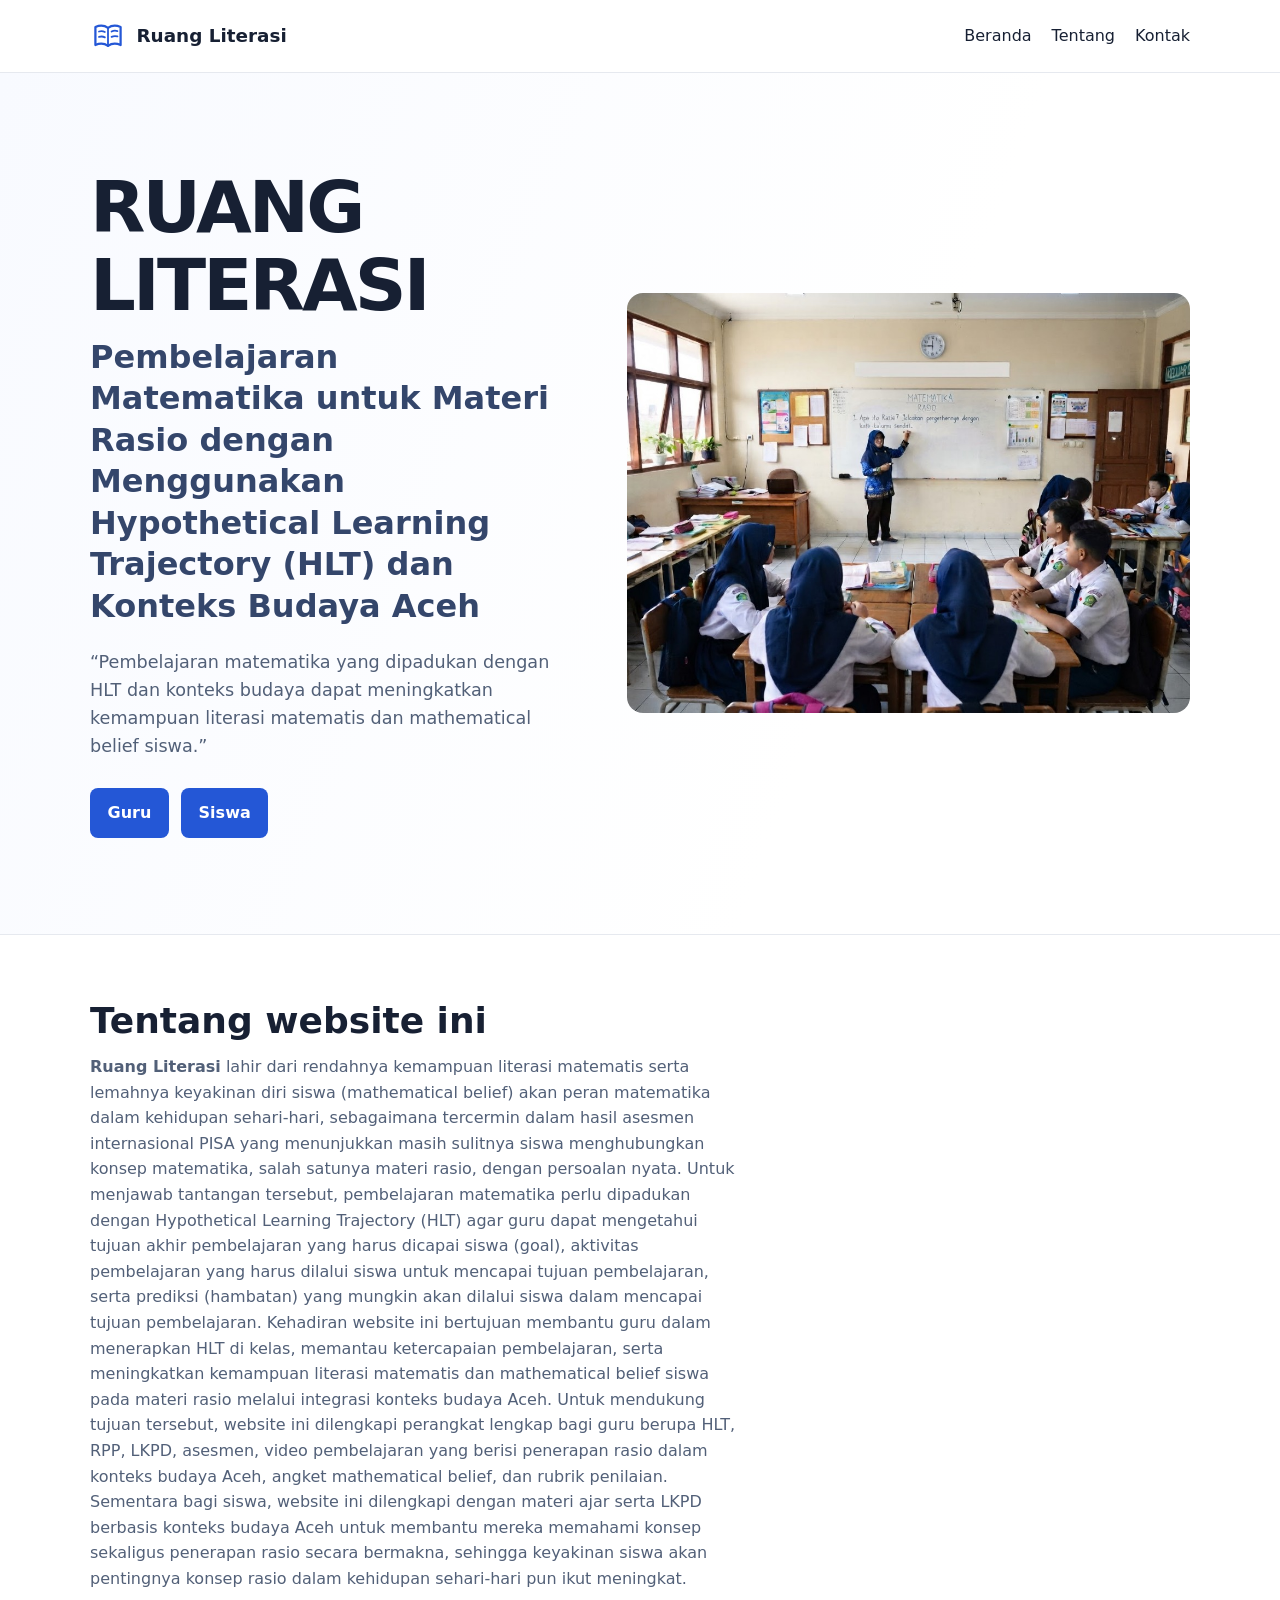
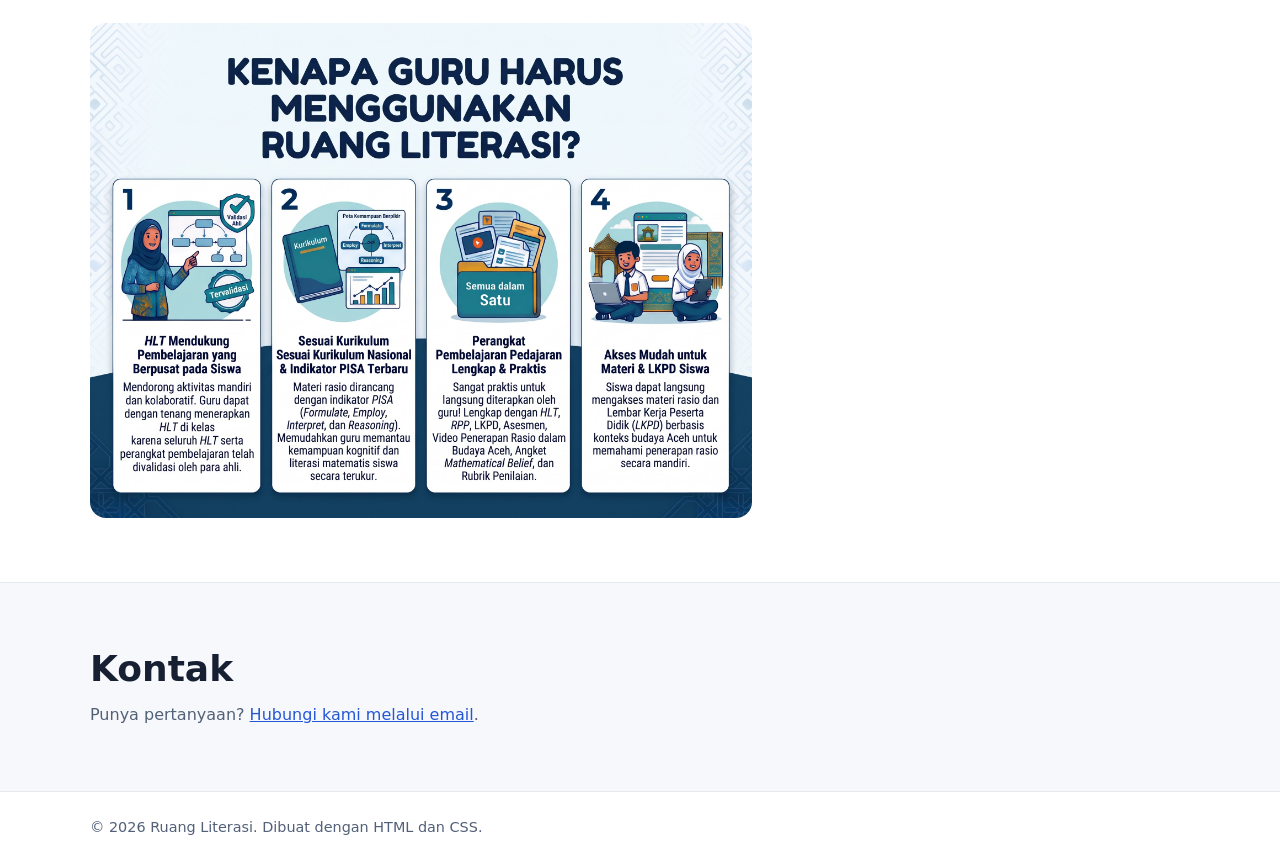
<file: index.html>
<!doctype html>
<html lang="id">
  <head>
    <meta charset="utf-8" />
    <meta name="viewport" content="width=device-width, initial-scale=1" />
    <meta
      name="description"
      content="Kerangka awal website yang sederhana dan responsif."
    />
    <title>Ruang Literasi</title>
    <link rel="stylesheet" href="styles.css" />
  </head>
  <body>
    <a class="skip-link" href="#konten">Lewati ke konten utama</a>

    <header class="site-header">
      <div class="container header-content">
        <a class="brand" href="#beranda" aria-label="Ruang Literasi, beranda">
          <svg
            class="brand-logo"
            viewBox="0 0 40 40"
            aria-hidden="true"
          >
            <path
              d="M20 11c-4.2-3-9-3.1-14-1v20c5-2.1 9.8-2 14 1 4.2-3 9-3.1 14-1V10c-5-2.1-9.8-2-14 1Z"
              fill="none"
              stroke="currentColor"
              stroke-linecap="round"
              stroke-linejoin="round"
              stroke-width="2.5"
            />
            <path
              d="M20 11v20M10 15c2.4-.7 4.6-.5 6.5.5M24 15c1.9-1 4.1-1.2 6.5-.5M10 21c2.4-.7 4.6-.5 6.5.5M24 21c1.9-1 4.1-1.2 6.5-.5"
              fill="none"
              stroke="currentColor"
              stroke-linecap="round"
              stroke-width="2"
            />
          </svg>
          <span>Ruang Literasi</span>
        </a>

        <nav aria-label="Navigasi utama">
          <ul class="nav-list">
            <li><a href="#beranda">Beranda</a></li>
            <li><a href="#tentang">Tentang</a></li>
            <li><a href="#kontak">Kontak</a></li>
          </ul>
        </nav>
      </div>
    </header>

    <main id="konten">
      <section class="hero" id="beranda" aria-labelledby="hero-title">
        <div class="container hero-layout">
          <div class="hero-copy">
            <h1 id="hero-title">RUANG LITERASI</h1>
            <h2 class="hero-subtitle">
              Pembelajaran Matematika untuk Materi Rasio dengan Menggunakan
              <em>Hypothetical Learning Trajectory</em> (HLT) dan Konteks Budaya Aceh
            </h2>
            <p class="hero-description">
              “Pembelajaran matematika yang dipadukan dengan HLT dan konteks budaya dapat meningkatkan kemampuan
              literasi matematis dan <em>mathematical belief</em> siswa.”
            </p>
            <div class="hero-actions">
              <a class="button" href="home-guru.html" target="_blank" rel="noopener">Guru</a>
              <a class="button" href="home-siswa.html" target="_blank" rel="noopener">Siswa</a>
            </div>
          </div>

          <div class="hero-art">
            <img
              class="learning-illustration"
              src="assets/gambar-guru-smp-dan-siswa.jpeg"
              alt="Guru mengajar matematika di depan kelas"
            />
          </div>
        </div>
      </section>

      <section class="content-section" id="tentang" aria-labelledby="about-title">
        <div class="container about-layout">
          <div class="about-copy">
            <h2 id="about-title">Tentang website ini</h2>
            <p>
              <strong>Ruang Literasi</strong> lahir dari rendahnya kemampuan literasi matematis serta lemahnya keyakinan diri siswa
              (<em>mathematical belief</em>) akan peran matematika dalam kehidupan sehari-hari, sebagaimana tercermin dalam
              hasil asesmen internasional PISA yang menunjukkan masih sulitnya siswa menghubungkan konsep matematika,
              salah satunya materi rasio, dengan persoalan nyata. Untuk menjawab tantangan tersebut, pembelajaran
              matematika perlu dipadukan dengan <em>Hypothetical Learning Trajectory</em> (HLT) agar guru dapat mengetahui
              tujuan akhir pembelajaran yang harus dicapai siswa (<em>goal</em>), aktivitas pembelajaran yang harus dilalui
              siswa untuk mencapai tujuan pembelajaran, serta prediksi (hambatan) yang mungkin akan dilalui siswa dalam
              mencapai tujuan pembelajaran. Kehadiran website ini bertujuan membantu guru dalam menerapkan HLT di kelas,
              memantau ketercapaian pembelajaran, serta meningkatkan kemampuan literasi matematis dan
              <em>mathematical belief</em> siswa pada materi rasio melalui integrasi konteks budaya Aceh. Untuk mendukung
              tujuan tersebut, website ini dilengkapi perangkat lengkap bagi guru berupa HLT, RPP, LKPD, asesmen, video
              pembelajaran yang berisi penerapan rasio dalam konteks budaya Aceh, angket <em>mathematical belief</em>, dan
              rubrik penilaian. Sementara bagi siswa, website ini dilengkapi dengan materi ajar serta LKPD berbasis konteks
              budaya Aceh untuk membantu mereka memahami konsep sekaligus penerapan rasio secara bermakna, sehingga keyakinan
              siswa akan pentingnya konsep rasio dalam kehidupan sehari-hari pun ikut meningkat.
            </p>
          </div>
          <figure class="about-art">
            <img
              src="assets/kenapa-guru-menggunakan-ruang-literasi.jpg"
              alt="Kenapa guru harus menggunakan Ruang Literasi"
              width="2400"
              height="1792"
              loading="lazy"
            >
          </figure>
        </div>
      </section>

      <section
        class="content-section contact-section"
        id="kontak"
        aria-labelledby="contact-title"
      >
        <div class="container">
          <h2 id="contact-title">Kontak</h2>
          <p>
            Punya pertanyaan?
            <a href="mailto:halo@contoh.com">Hubungi kami melalui email</a>.
          </p>
        </div>
      </section>
    </main>

    <footer class="site-footer">
      <div class="container">
        <p>
          &copy; 2026 Ruang Literasi. Dibuat dengan HTML dan CSS.
        </p>
      </div>
    </footer>
  </body>
</html>
</file>
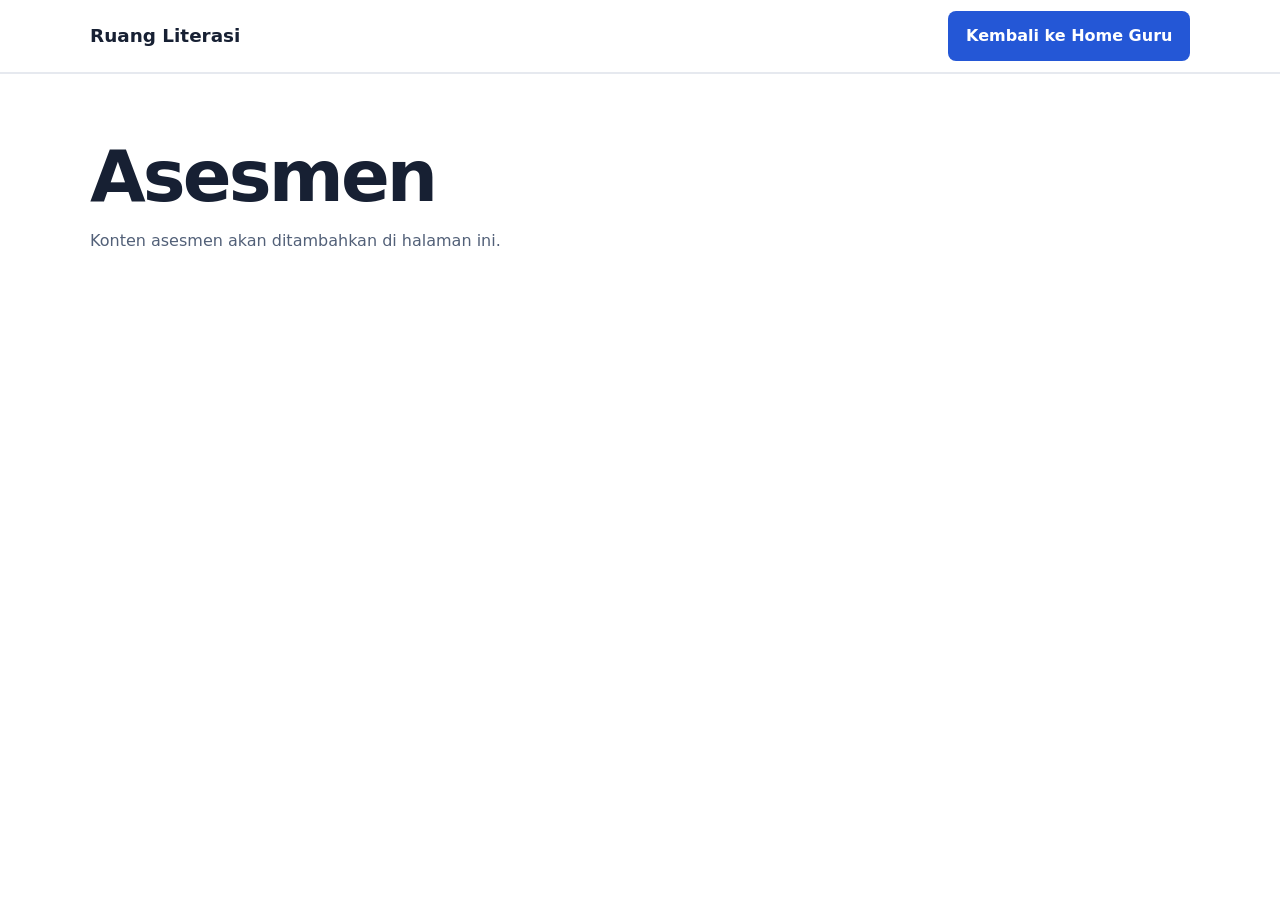
<file: asesmen.html>
<!doctype html>
<html lang="id">
  <head>
    <meta charset="utf-8" />
    <meta name="viewport" content="width=device-width, initial-scale=1" />
    <title>Asesmen | Ruang Literasi</title>
    <link rel="stylesheet" href="styles.css" />
  </head>
  <body>
    <header class="site-header">
      <div class="container header-content home-header-content">
        <a class="brand" href="home-guru.html">Ruang Literasi</a>
        <a class="button" href="home-guru.html">Kembali ke Home Guru</a>
      </div>
    </header>
    <main class="content-section">
      <div class="container">
        <h1>Asesmen</h1>
        <p>Konten asesmen akan ditambahkan di halaman ini.</p>
      </div>
    </main>
  </body>
</html>
</file>
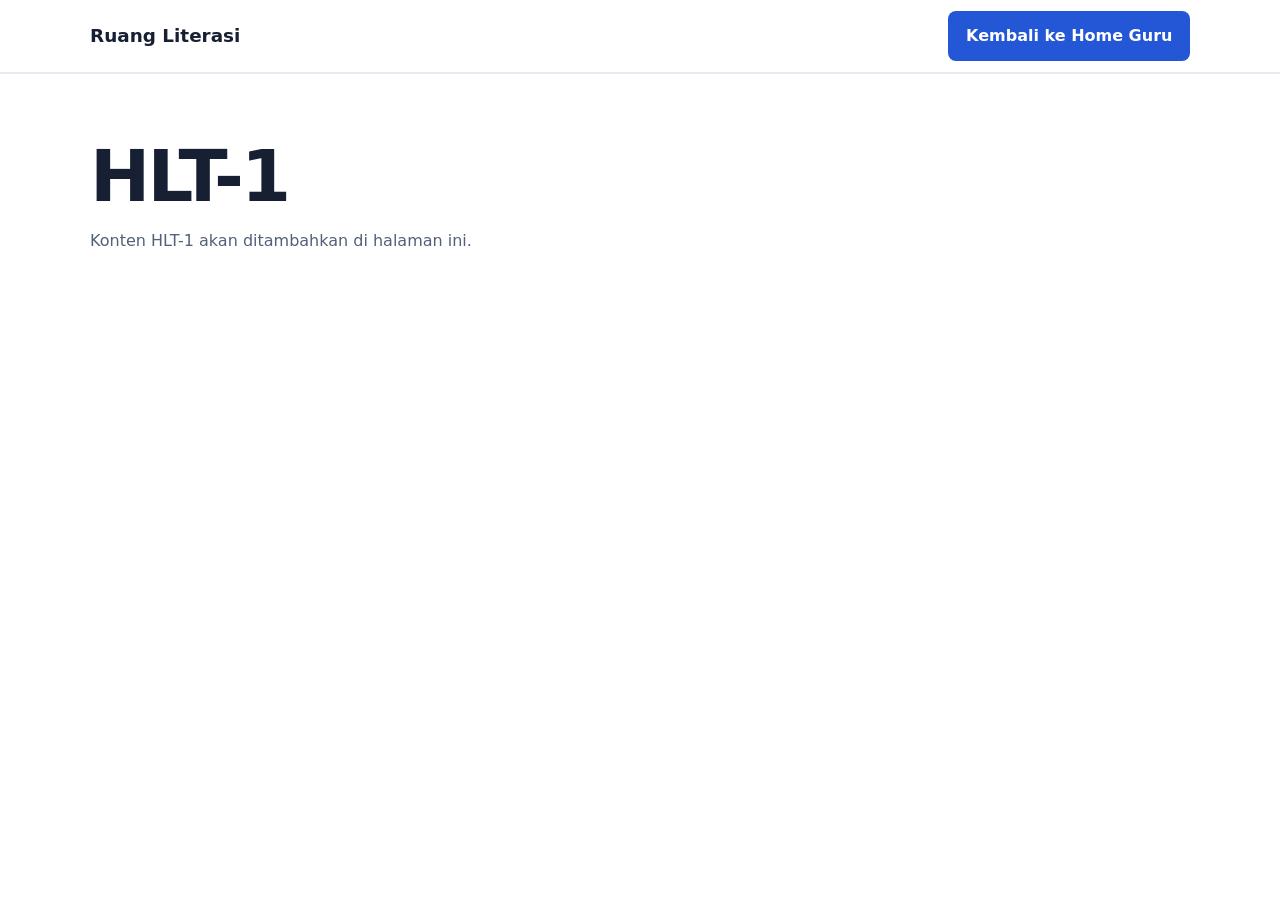
<file: hlt-1.html>
<!doctype html>
<html lang="id">
  <head>
    <meta charset="utf-8" />
    <meta name="viewport" content="width=device-width, initial-scale=1" />
    <title>HLT-1 | Ruang Literasi</title>
    <link rel="stylesheet" href="styles.css" />
  </head>
  <body>
    <header class="site-header">
      <div class="container header-content home-header-content">
        <a class="brand" href="home-guru.html">Ruang Literasi</a>
        <a class="button" href="home-guru.html">Kembali ke Home Guru</a>
      </div>
    </header>
    <main class="content-section">
      <div class="container">
        <h1>HLT-1</h1>
        <p>Konten HLT-1 akan ditambahkan di halaman ini.</p>
      </div>
    </main>
  </body>
</html>
</file>
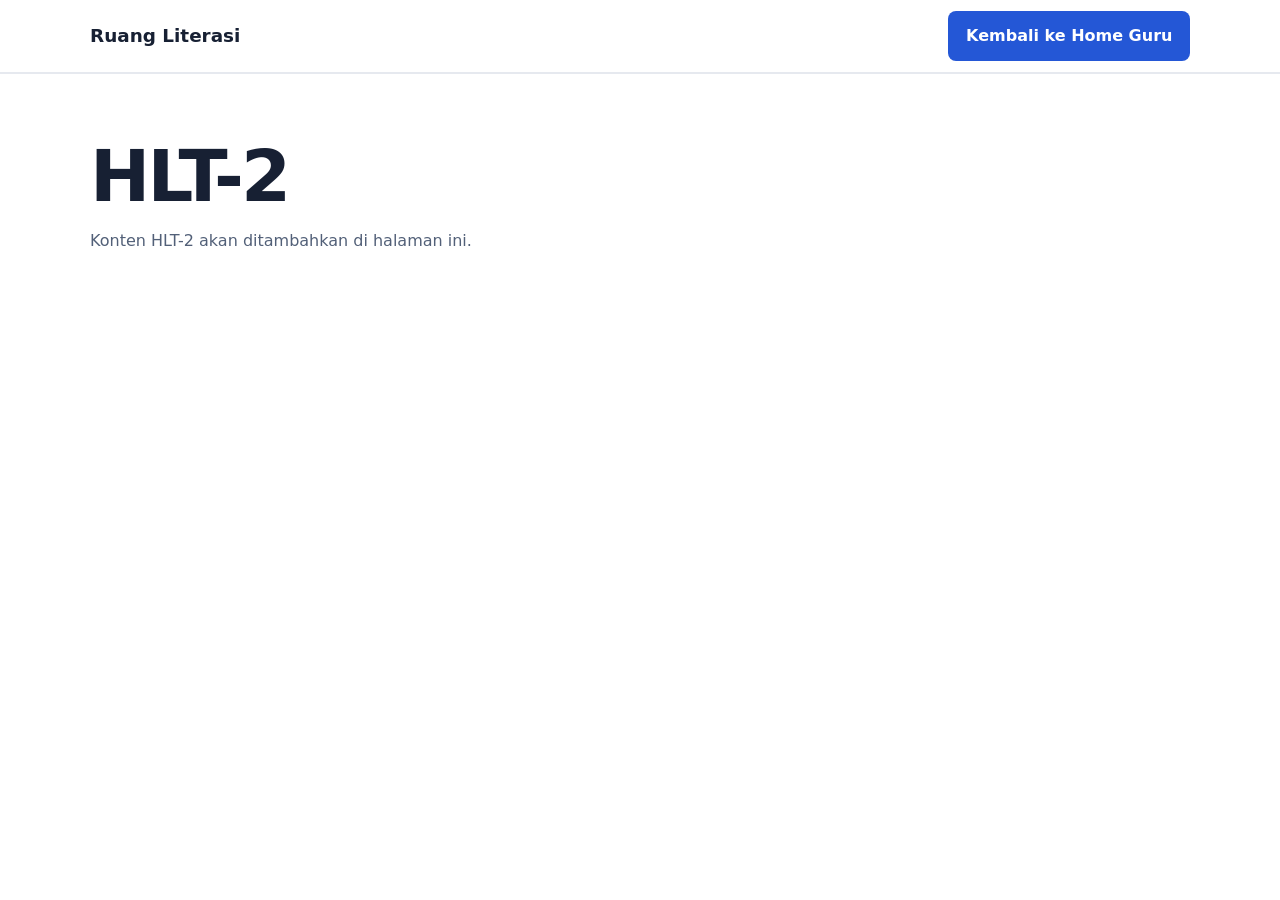
<file: hlt-2.html>
<!doctype html>
<html lang="id">
  <head>
    <meta charset="utf-8" />
    <meta name="viewport" content="width=device-width, initial-scale=1" />
    <title>HLT-2 | Ruang Literasi</title>
    <link rel="stylesheet" href="styles.css" />
  </head>
  <body>
    <header class="site-header">
      <div class="container header-content home-header-content">
        <a class="brand" href="home-guru.html">Ruang Literasi</a>
        <a class="button" href="home-guru.html">Kembali ke Home Guru</a>
      </div>
    </header>
    <main class="content-section">
      <div class="container">
        <h1>HLT-2</h1>
        <p>Konten HLT-2 akan ditambahkan di halaman ini.</p>
      </div>
    </main>
  </body>
</html>
</file>
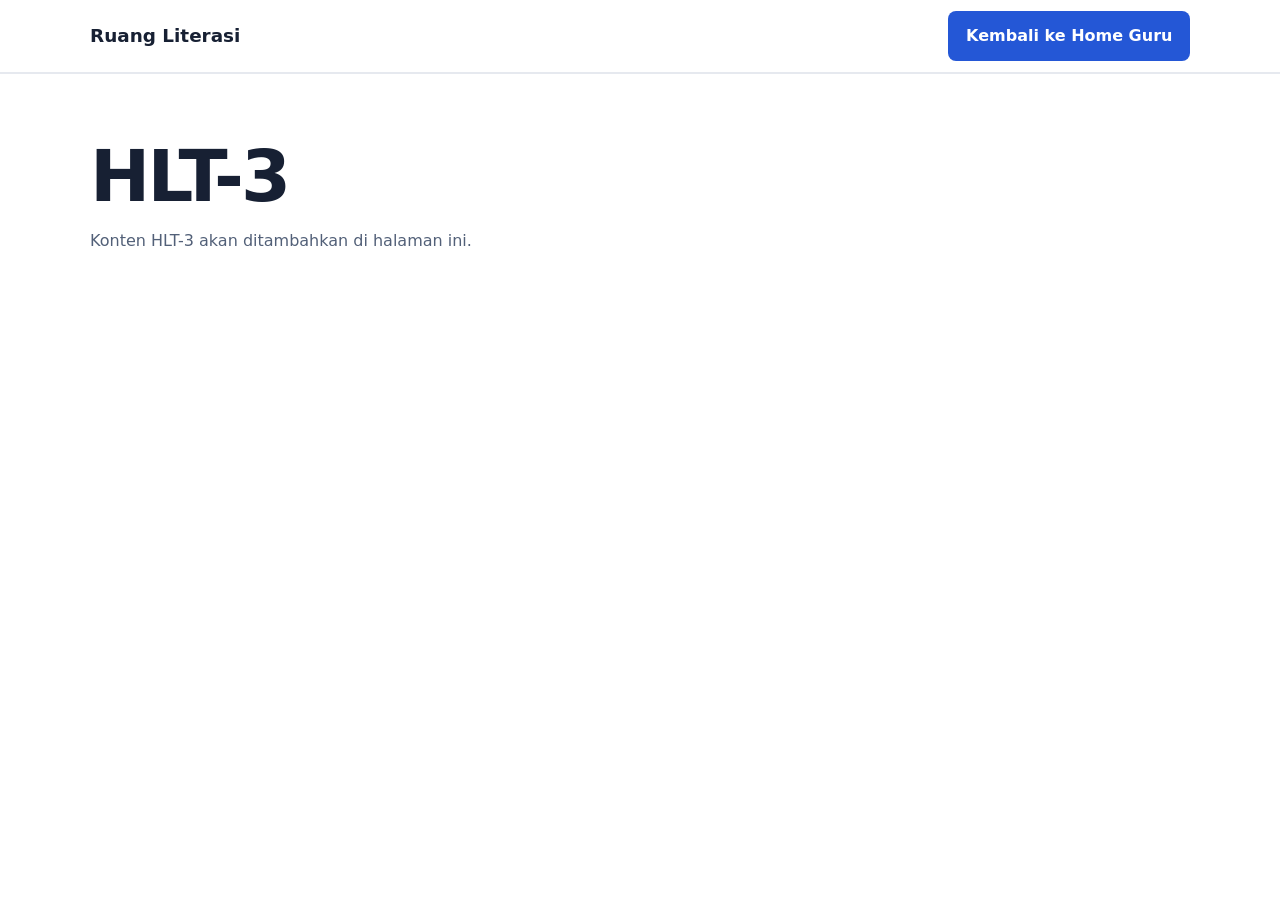
<file: hlt-3.html>
<!doctype html>
<html lang="id">
  <head>
    <meta charset="utf-8" />
    <meta name="viewport" content="width=device-width, initial-scale=1" />
    <title>HLT-3 | Ruang Literasi</title>
    <link rel="stylesheet" href="styles.css" />
  </head>
  <body>
    <header class="site-header">
      <div class="container header-content home-header-content">
        <a class="brand" href="home-guru.html">Ruang Literasi</a>
        <a class="button" href="home-guru.html">Kembali ke Home Guru</a>
      </div>
    </header>
    <main class="content-section">
      <div class="container">
        <h1>HLT-3</h1>
        <p>Konten HLT-3 akan ditambahkan di halaman ini.</p>
      </div>
    </main>
  </body>
</html>
</file>
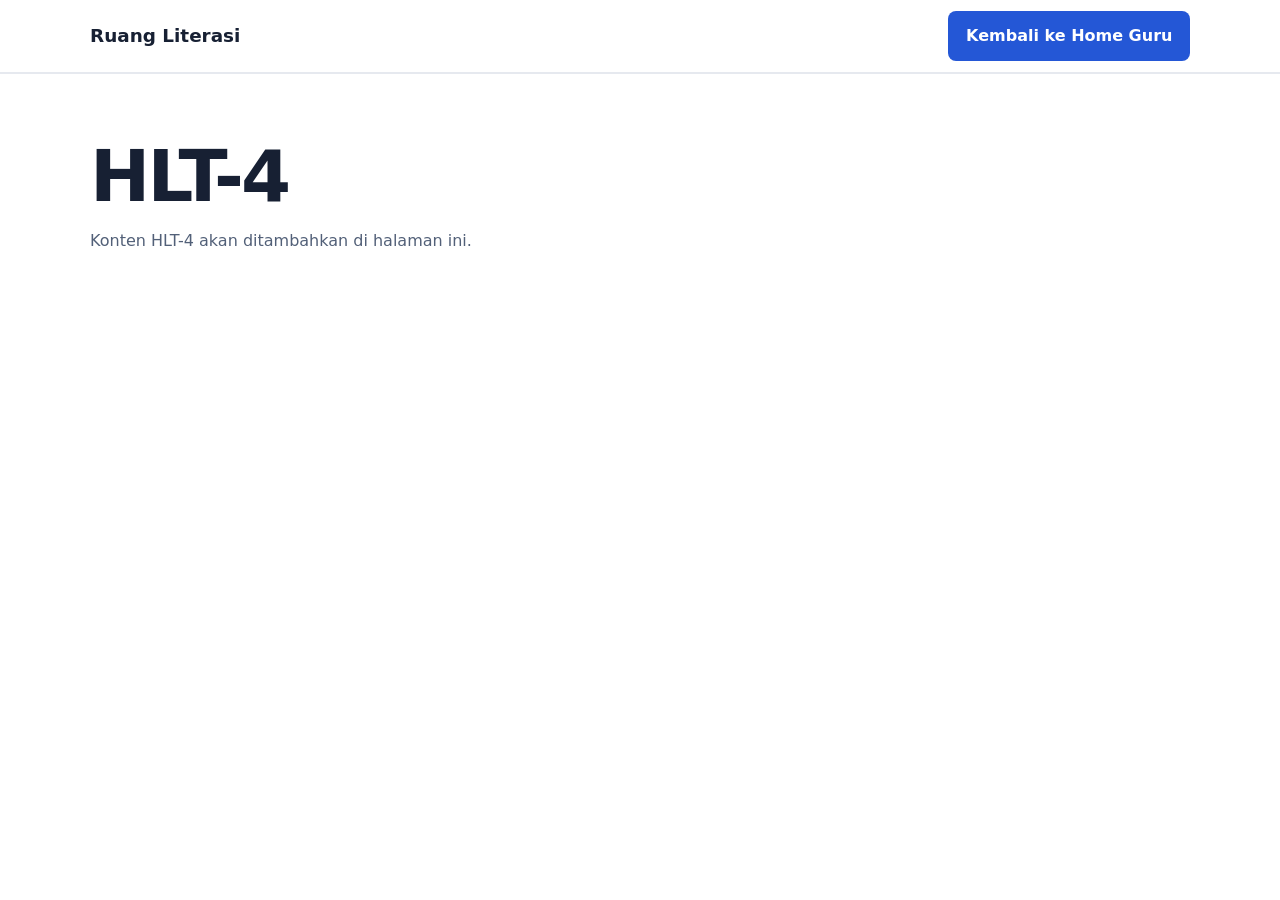
<file: hlt-4.html>
<!doctype html>
<html lang="id">
  <head>
    <meta charset="utf-8" />
    <meta name="viewport" content="width=device-width, initial-scale=1" />
    <title>HLT-4 | Ruang Literasi</title>
    <link rel="stylesheet" href="styles.css" />
  </head>
  <body>
    <header class="site-header">
      <div class="container header-content home-header-content">
        <a class="brand" href="home-guru.html">Ruang Literasi</a>
        <a class="button" href="home-guru.html">Kembali ke Home Guru</a>
      </div>
    </header>
    <main class="content-section">
      <div class="container">
        <h1>HLT-4</h1>
        <p>Konten HLT-4 akan ditambahkan di halaman ini.</p>
      </div>
    </main>
  </body>
</html>
</file>
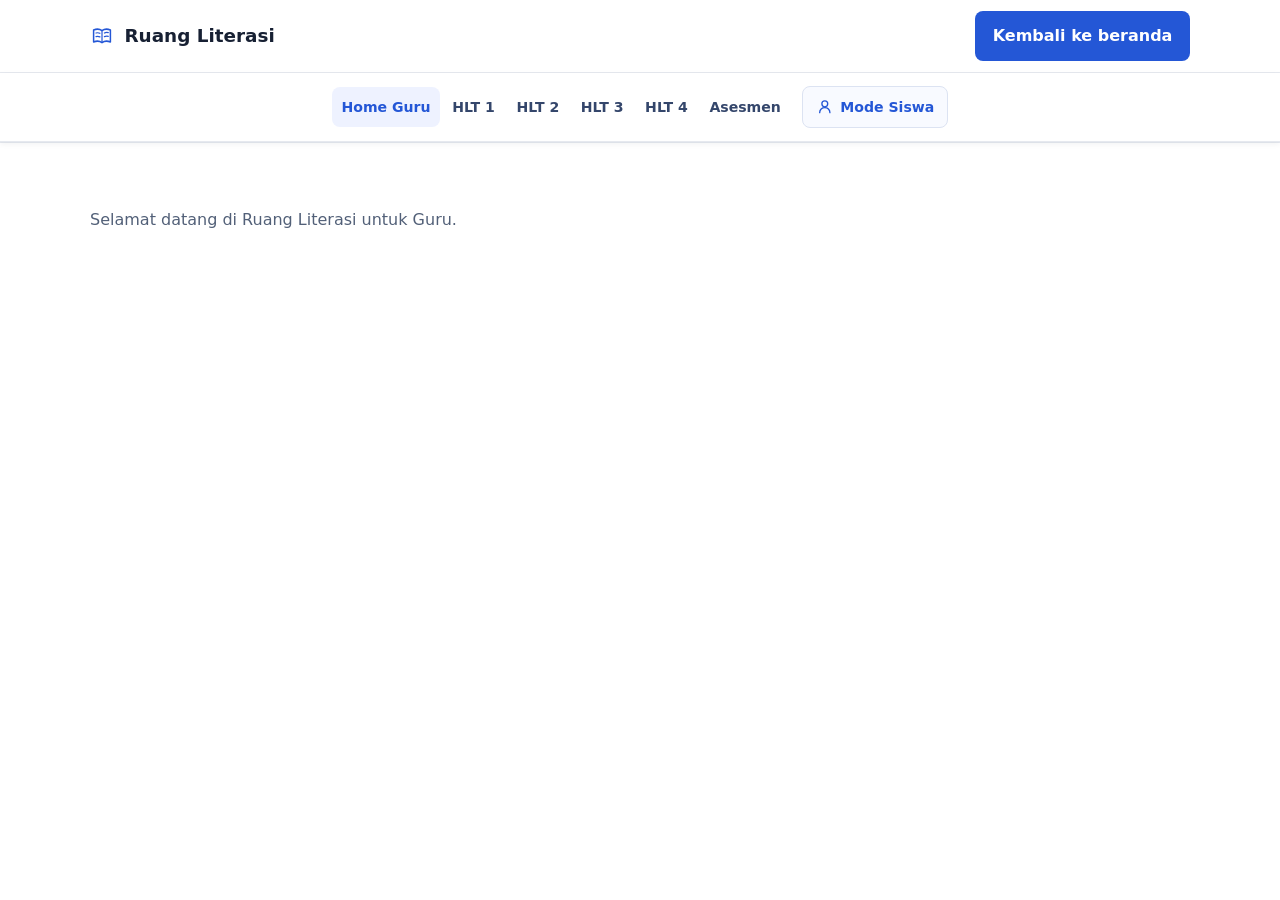
<file: home-guru.html>
<!doctype html>
<html lang="id">
  <head>
    <meta charset="utf-8" />
    <meta name="viewport" content="width=device-width, initial-scale=1" />
    <title>Home Guru | Ruang Literasi</title>
    <link rel="stylesheet" href="styles.css" />
  </head>
  <body>
    <a class="skip-link" href="#konten">Lewati ke konten utama</a>
    <header class="site-header">
      <div class="container header-content home-header-content">
        <a class="brand" href="index.html" aria-label="Ruang Literasi, beranda">
          <svg
            class="brand-logo"
            viewBox="0 0 40 40"
            aria-hidden="true"
          >
            <path
              d="M20 11c-4.2-3-9-3.1-14-1v20c5-2.1 9.8-2 14 1 4.2-3 9-3.1 14-1V10c-5-2.1-9.8-2-14 1Z"
              fill="none"
              stroke="currentColor"
              stroke-linecap="round"
              stroke-linejoin="round"
              stroke-width="2.5"
            />
            <path
              d="M20 11v20M10 15c2.4-.7 4.6-.5 6.5.5M24 15c1.9-1 4.1-1.2 6.5-.5M10 21c2.4-.7 4.6-.5 6.5.5M24 21c1.9-1 4.1-1.2 6.5-.5"
              fill="none"
              stroke="currentColor"
              stroke-linecap="round"
              stroke-width="2"
            />
          </svg>
          <span>Ruang Literasi</span>
        </a>
        <a class="button" href="index.html">Kembali ke beranda</a>
      </div>
    </header>
    <nav class="teacher-nav" aria-label="Navigasi guru">
      <div class="container teacher-nav__inner">
        <div class="teacher-nav__menu teacher-nav__menu--centered" id="teacher-nav-menu">
          <ul class="teacher-nav__links">
            <li><a class="teacher-nav__link is-active" href="home-guru.html" aria-current="page">Home Guru</a></li>
            <li><a class="teacher-nav__link" href="hlt-1.html">HLT 1</a></li>
            <li><a class="teacher-nav__link" href="hlt-2.html">HLT 2</a></li>
            <li><a class="teacher-nav__link" href="hlt-3.html">HLT 3</a></li>
            <li><a class="teacher-nav__link" href="hlt-4.html">HLT 4</a></li>
            <li><a class="teacher-nav__link" href="asesmen.html">Asesmen</a></li>
          </ul>
          <a class="teacher-nav__student-link" href="home-siswa.html">
            <svg viewBox="0 0 24 24" aria-hidden="true">
              <path d="M12 12a4 4 0 1 0 0-8 4 4 0 0 0 0 8Zm-7 8a7 7 0 0 1 14 0" fill="none" stroke="currentColor" stroke-linecap="round" stroke-width="1.8" />
            </svg>
            Mode Siswa
          </a>
        </div>

        <button
          class="teacher-nav__toggle"
          type="button"
          aria-label="Buka menu navigasi"
          aria-expanded="false"
          aria-controls="teacher-nav-menu"
        >
          <span></span>
          <span></span>
          <span></span>
        </button>
      </div>
    </nav>
    <main id="konten" class="content-section">
      <div class="container">
        <p>Selamat datang di Ruang Literasi untuk Guru.</p>
      </div>
    </main>
    <script>
      const navToggle = document.querySelector(".teacher-nav__toggle");
      const navMenu = document.querySelector("#teacher-nav-menu");

      function setNavMenuOpen(isOpen) {
        navToggle.setAttribute("aria-expanded", String(isOpen));
        navToggle.setAttribute(
          "aria-label",
          isOpen ? "Tutup menu navigasi" : "Buka menu navigasi"
        );
        navMenu.classList.toggle("is-open", isOpen);
      }

      navToggle.addEventListener("click", () => {
        const isOpen = navToggle.getAttribute("aria-expanded") === "true";
        setNavMenuOpen(!isOpen);
      });

      navMenu.addEventListener("click", (event) => {
        if (event.target.closest("a")) {
          setNavMenuOpen(false);
        }
      });

      document.addEventListener("click", (event) => {
        if (!event.target.closest(".teacher-nav")) {
          setNavMenuOpen(false);
        }
      });

      document.addEventListener("keydown", (event) => {
        if (
          event.key === "Escape" &&
          navToggle.getAttribute("aria-expanded") === "true"
        ) {
          setNavMenuOpen(false);
          navToggle.focus();
        }
      });
    </script>
  </body>
</html>
</file>
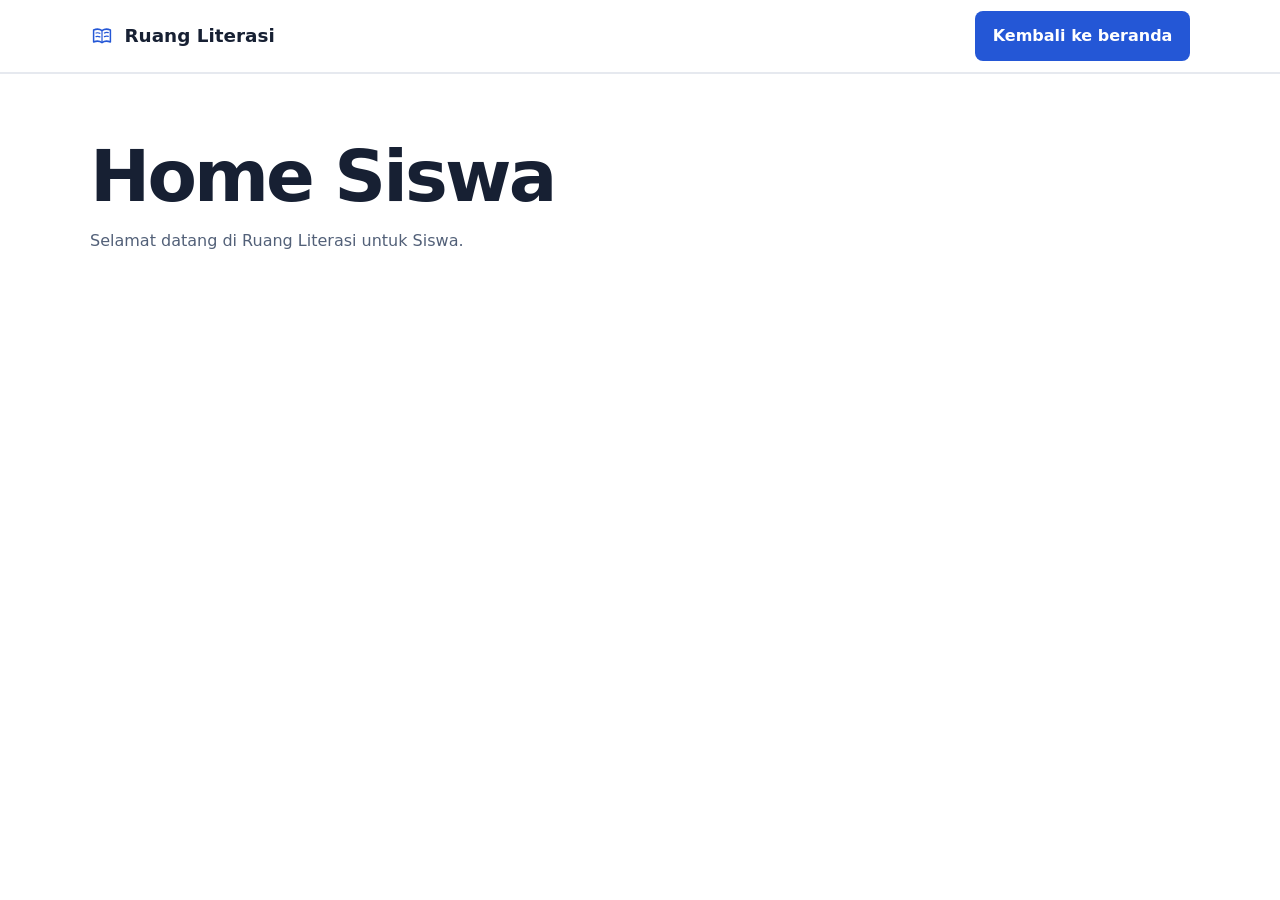
<file: home-siswa.html>
<!doctype html>
<html lang="id">
  <head>
    <meta charset="utf-8" />
    <meta name="viewport" content="width=device-width, initial-scale=1" />
    <title>Home Siswa | Ruang Literasi</title>
    <link rel="stylesheet" href="styles.css" />
  </head>
  <body>
    <a class="skip-link" href="#konten">Lewati ke konten utama</a>
    <header class="site-header">
      <div class="container header-content home-header-content">
        <a class="brand" href="index.html" aria-label="Ruang Literasi, beranda">
          <svg
            class="brand-logo"
            viewBox="0 0 40 40"
            aria-hidden="true"
          >
            <path
              d="M20 11c-4.2-3-9-3.1-14-1v20c5-2.1 9.8-2 14 1 4.2-3 9-3.1 14-1V10c-5-2.1-9.8-2-14 1Z"
              fill="none"
              stroke="currentColor"
              stroke-linecap="round"
              stroke-linejoin="round"
              stroke-width="2.5"
            />
            <path
              d="M20 11v20M10 15c2.4-.7 4.6-.5 6.5.5M24 15c1.9-1 4.1-1.2 6.5-.5M10 21c2.4-.7 4.6-.5 6.5.5M24 21c1.9-1 4.1-1.2 6.5-.5"
              fill="none"
              stroke="currentColor"
              stroke-linecap="round"
              stroke-width="2"
            />
          </svg>
          <span>Ruang Literasi</span>
        </a>
        <a class="button" href="index.html">Kembali ke beranda</a>
      </div>
    </header>
    <main id="konten" class="content-section">
      <div class="container">
        <h1>Home Siswa</h1>
        <p>Selamat datang di Ruang Literasi untuk Siswa.</p>
      </div>
    </main>
  </body>
</html>
</file>
<file: styles.css>
:root {
  color-scheme: light;
  font-family: system-ui, -apple-system, BlinkMacSystemFont, "Segoe UI", sans-serif;
  color: #172033;
  background: #ffffff;
  font-synthesis: none;
  text-rendering: optimizeLegibility;
  -webkit-font-smoothing: antialiased;
  -moz-osx-font-smoothing: grayscale;
  scroll-behavior: smooth;
}

* {
  box-sizing: border-box;
}

body {
  min-width: 320px;
  min-height: 100vh;
  margin: 0;
  line-height: 1.6;
}

a {
  color: #2457d6;
}

a:focus-visible {
  outline: 3px solid #f4a62a;
  outline-offset: 3px;
}

.container {
  width: min(100% - 2rem, 1100px);
  margin-inline: auto;
}

.skip-link {
  position: absolute;
  top: 0.75rem;
  left: 0.75rem;
  z-index: 1;
  padding: 0.6rem 0.9rem;
  transform: translateY(-160%);
  border-radius: 0.4rem;
  background: #ffffff;
  color: #172033;
}

.skip-link:focus {
  transform: translateY(0);
}

.site-header {
  border-bottom: 1px solid #e6e9ef;
}

.header-content {
  display: flex;
  min-height: 4.5rem;
  align-items: center;
  justify-content: space-between;
  gap: 1.5rem;
}

.home-header-content {
  flex-direction: row;
  gap: 0.75rem;
}

.home-header-content .brand-logo {
  width: 1.5rem;
  height: 1.5rem;
}

.teacher-nav {
  position: sticky;
  top: 0;
  z-index: 50;
  width: 100%;
  border-bottom: 1px solid #e6e9ef;
  background: #ffffff;
  box-shadow: 0 2px 6px rgb(23 32 51 / 6%);
}

.teacher-nav__inner {
  position: relative;
  display: flex;
  min-height: 4.25rem;
  align-items: center;
  justify-content: space-between;
  gap: 1rem;
}

.teacher-nav__identity {
  display: inline-flex;
  flex: none;
  align-items: center;
  gap: 0.55rem;
  color: inherit;
  text-decoration: none;
  white-space: nowrap;
}

.teacher-nav__logo {
  width: 1.5rem;
  height: 1.5rem;
  flex: none;
  color: #2457d6;
}

.teacher-nav__brand {
  font-size: 1rem;
  font-weight: 700;
}

.teacher-nav__badge {
  padding: 0.2rem 0.5rem;
  border-radius: 999px;
  background: #eef2ff;
  color: #2457d6;
  font-size: 0.72rem;
  font-weight: 700;
}

.teacher-nav__menu {
  display: flex;
  flex: 1;
  align-items: center;
  justify-content: center;
  gap: 0.75rem;
}

.teacher-nav__menu--centered {
  width: 100%;
  justify-content: center;
}

.teacher-nav__links {
  display: flex;
  align-items: center;
  gap: 0.15rem;
  margin: 0;
  padding: 0;
  list-style-type: none;
}

.teacher-nav__link {
  display: block;
  padding: 0.55rem 0.6rem;
  border-radius: 0.5rem;
  color: #34466b;
  font-size: 0.88rem;
  font-weight: 600;
  text-decoration: none;
  white-space: nowrap;
  transition: background-color 160ms ease, color 160ms ease;
}

.teacher-nav__link:hover {
  background: #f3f6fc;
  color: #2457d6;
}

.teacher-nav__link.is-active {
  background: #eef2ff;
  color: #2457d6;
}

.teacher-nav__student-link {
  display: inline-flex;
  flex: none;
  align-items: center;
  justify-content: center;
  gap: 0.4rem;
  padding: 0.55rem 0.8rem;
  border: 1px solid #dce3f2;
  border-radius: 0.5rem;
  background: #f8faff;
  color: #2457d6;
  font-size: 0.88rem;
  font-weight: 600;
  text-decoration: none;
  white-space: nowrap;
  transition: background-color 160ms ease, border-color 160ms ease;
}

.teacher-nav__student-link:hover {
  border-color: #b8c5e3;
  background: #eef2ff;
}

.teacher-nav__student-link svg {
  width: 1.1rem;
  height: 1.1rem;
}

.teacher-nav__toggle {
  display: none;
  width: 2.75rem;
  height: 2.75rem;
  flex: none;
  flex-direction: column;
  align-items: center;
  justify-content: center;
  gap: 0.3rem;
  border: 1px solid #dce3f2;
  border-radius: 0.5rem;
  background: #ffffff;
  color: #2457d6;
  cursor: pointer;
}

.teacher-nav__toggle span {
  width: 1.2rem;
  height: 2px;
  border-radius: 2px;
  background: currentColor;
}

.brand {
  display: inline-flex;
  align-items: center;
  gap: 0.65rem;
  color: inherit;
  font-size: 1.15rem;
  font-weight: 700;
  text-decoration: none;
  white-space: nowrap;
}

.brand-logo {
  width: 2.25rem;
  height: 2.25rem;
  flex: none;
  color: #2457d6;
}

.nav-list {
  display: flex;
  flex-wrap: wrap;
  gap: 1.25rem;
  margin: 0;
  padding: 0;
  list-style: none;
}

.nav-list a {
  color: inherit;
  text-decoration: none;
}

.nav-list a:hover,
.content-section a:hover {
  text-decoration: underline;
}

.hero {
  overflow: hidden;
  background: linear-gradient(110deg, #f8faff 0%, #ffffff 66%);
}

.hero-layout {
  display: grid;
  min-height: 34rem;
  grid-template-columns: minmax(0, 0.9fr) minmax(0, 1.1fr);
  align-items: center;
  gap: clamp(2rem, 6vw, 5rem);
  padding-block: clamp(3.5rem, 8vw, 6rem);
}

.hero-copy {
  position: relative;
  z-index: 1;
}

h1,
h2,
p {
  margin-top: 0;
}

h1 {
  max-width: 15ch;
  margin-bottom: 0.75rem;
  font-size: clamp(2.5rem, 7vw, 4.5rem);
  line-height: 1.08;
  letter-spacing: -0.04em;
}

.hero-subtitle {
  max-width: 27ch;
  margin-bottom: 1.25rem;
  color: #34466b;
  font-size: clamp(1.35rem, 3vw, 2rem);
  line-height: 1.3;
}

h2 {
  margin-bottom: 0.75rem;
  font-size: clamp(1.6rem, 4vw, 2.25rem);
  line-height: 1.2;
}

.hero-description {
  max-width: 55ch;
  margin-bottom: 1.75rem;
  color: #526078;
  font-size: 1.1rem;
}

.hero-art {
  display: grid;
  min-width: 0;
  place-items: center;
}

.learning-illustration {
  display: block;
  width: min(100%, 40rem);
  height: auto;
  border-radius: 1rem;
  object-fit: contain;
}

.button {
  display: inline-block;
  padding: 0.75rem 1.1rem;
  border-radius: 0.5rem;
  background: #2457d6;
  color: #ffffff;
  font-weight: 600;
  text-decoration: none;
}

.hero-actions {
  display: flex;
  flex-wrap: wrap;
  gap: 0.75rem;
}

.button:hover {
  background: #1946b9;
}

.content-section {
  padding-block: 4rem;
  border-top: 1px solid #e6e9ef;
}

.content-section p {
  max-width: 65ch;
  margin-bottom: 0;
  color: #526078;
}

.about-layout {
  display: grid;
  grid-template-columns: minmax(0, 1fr);
  align-items: start;
  gap: 0;
}

.about-copy {
  min-width: 0;
}

.about-art {
  width: min(100%, 65ch);
  margin: 2rem 0 0;
}

.about-art img {
  display: block;
  width: 100%;
  height: auto;
  border-radius: 1rem;
  object-fit: contain;
}

.contact-section {
  background: #f7f8fb;
}

.site-footer {
  padding-block: 1.5rem;
  border-top: 1px solid #e6e9ef;
  color: #526078;
  font-size: 0.9rem;
}

.site-footer p {
  margin-bottom: 0;
}

@media (max-width: 520px) {
  .header-content {
    align-items: flex-start;
    flex-direction: column;
    justify-content: center;
    gap: 0.25rem;
    padding-block: 0.75rem;
  }

  .nav-list {
    gap: 1rem;
  }
}

@media (max-width: 760px) {
  .hero-layout {
    min-height: auto;
    grid-template-columns: 1fr;
    gap: 2rem;
  }

  .learning-illustration {
    width: min(100%, 40rem);
  }
}

@media (max-width: 900px) {
  .teacher-nav__toggle {
    display: inline-flex;
  }

  .teacher-nav__menu {
    position: absolute;
    top: 100%;
    right: 0;
    left: 0;
    display: none;
    align-items: stretch;
    flex-direction: column;
    gap: 0.75rem;
    padding: 0.75rem 1rem 1rem;
    border-bottom: 1px solid #e6e9ef;
    background: #ffffff;
    box-shadow: 0 8px 14px rgb(23 32 51 / 8%);
  }

  .teacher-nav__menu.is-open {
    display: flex;
  }

  .teacher-nav__links {
    align-items: stretch;
    flex-direction: column;
    gap: 0.15rem;
  }

  .teacher-nav__link {
    padding: 0.7rem 0.75rem;
  }

  .teacher-nav__student-link {
    width: 100%;
    padding-block: 0.7rem;
  }
}

@media (prefers-reduced-motion: reduce) {
  :root {
    scroll-behavior: auto;
  }
}
</file>
